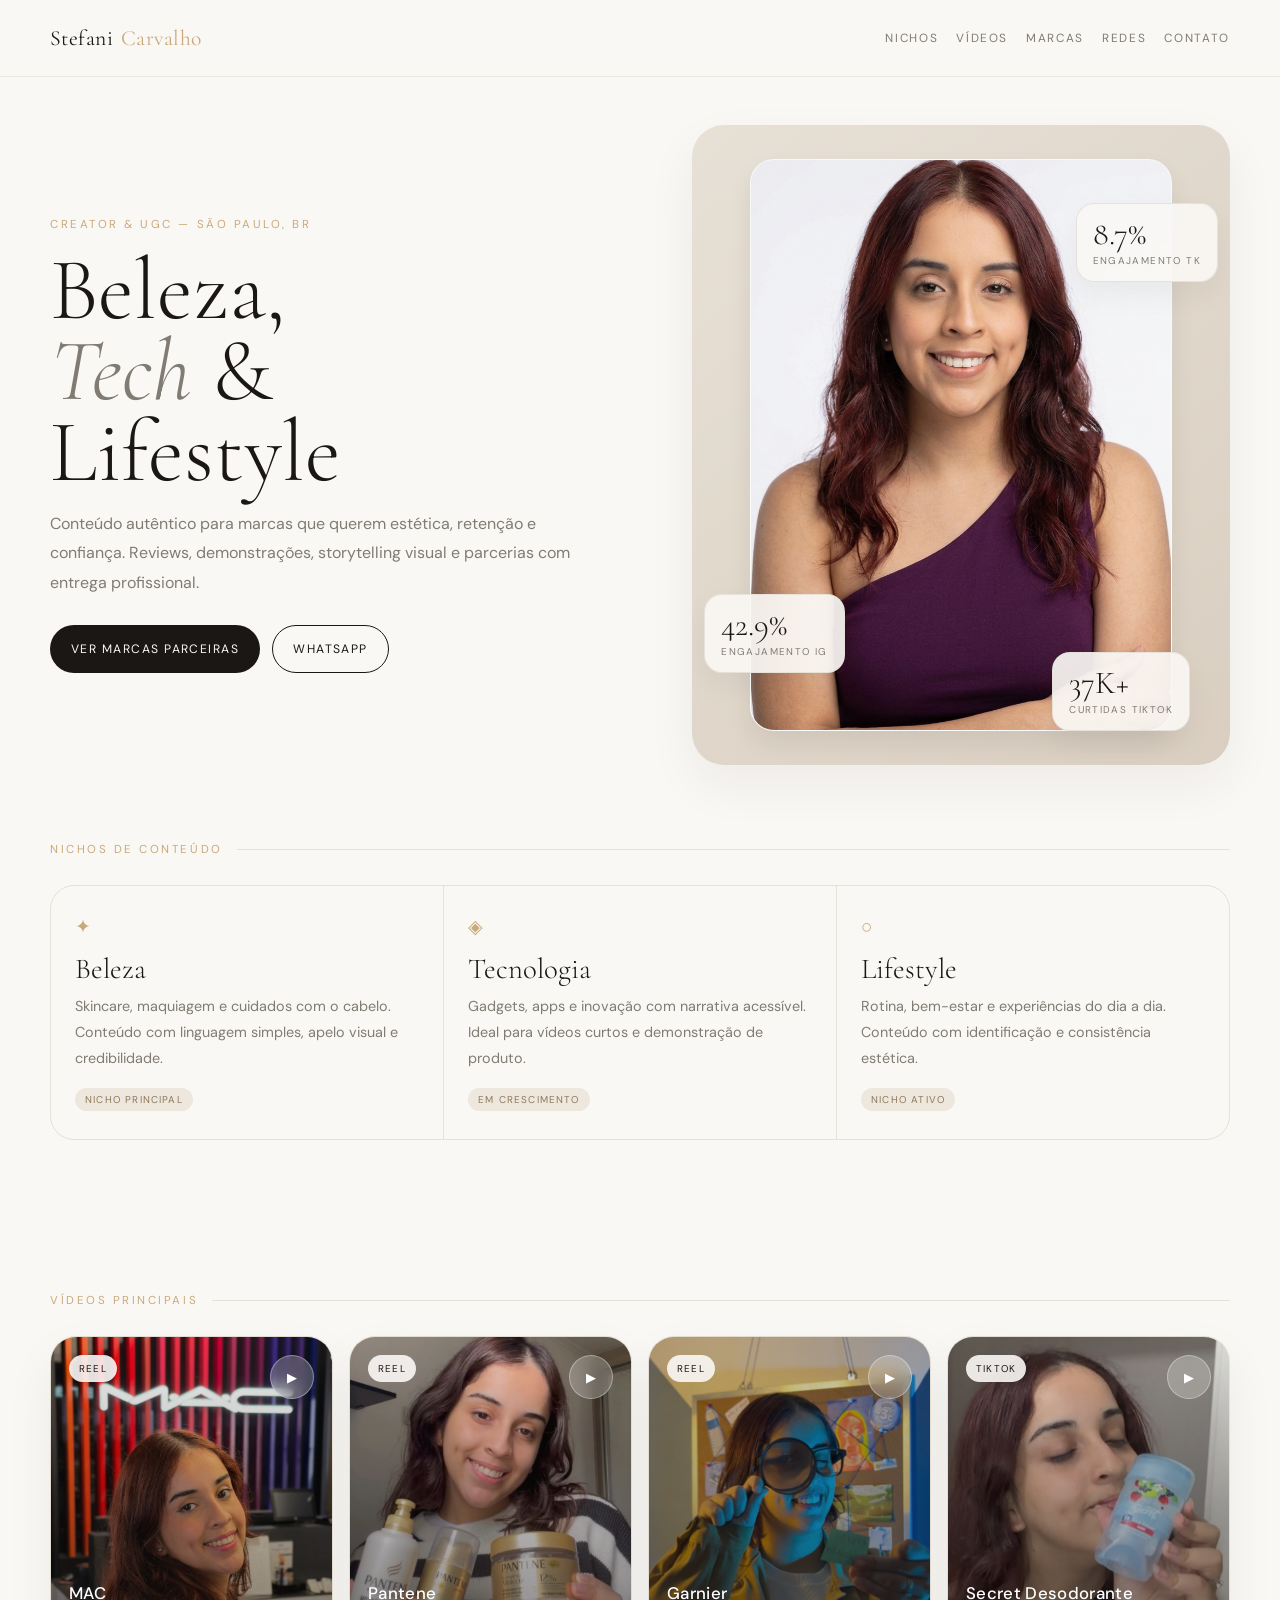
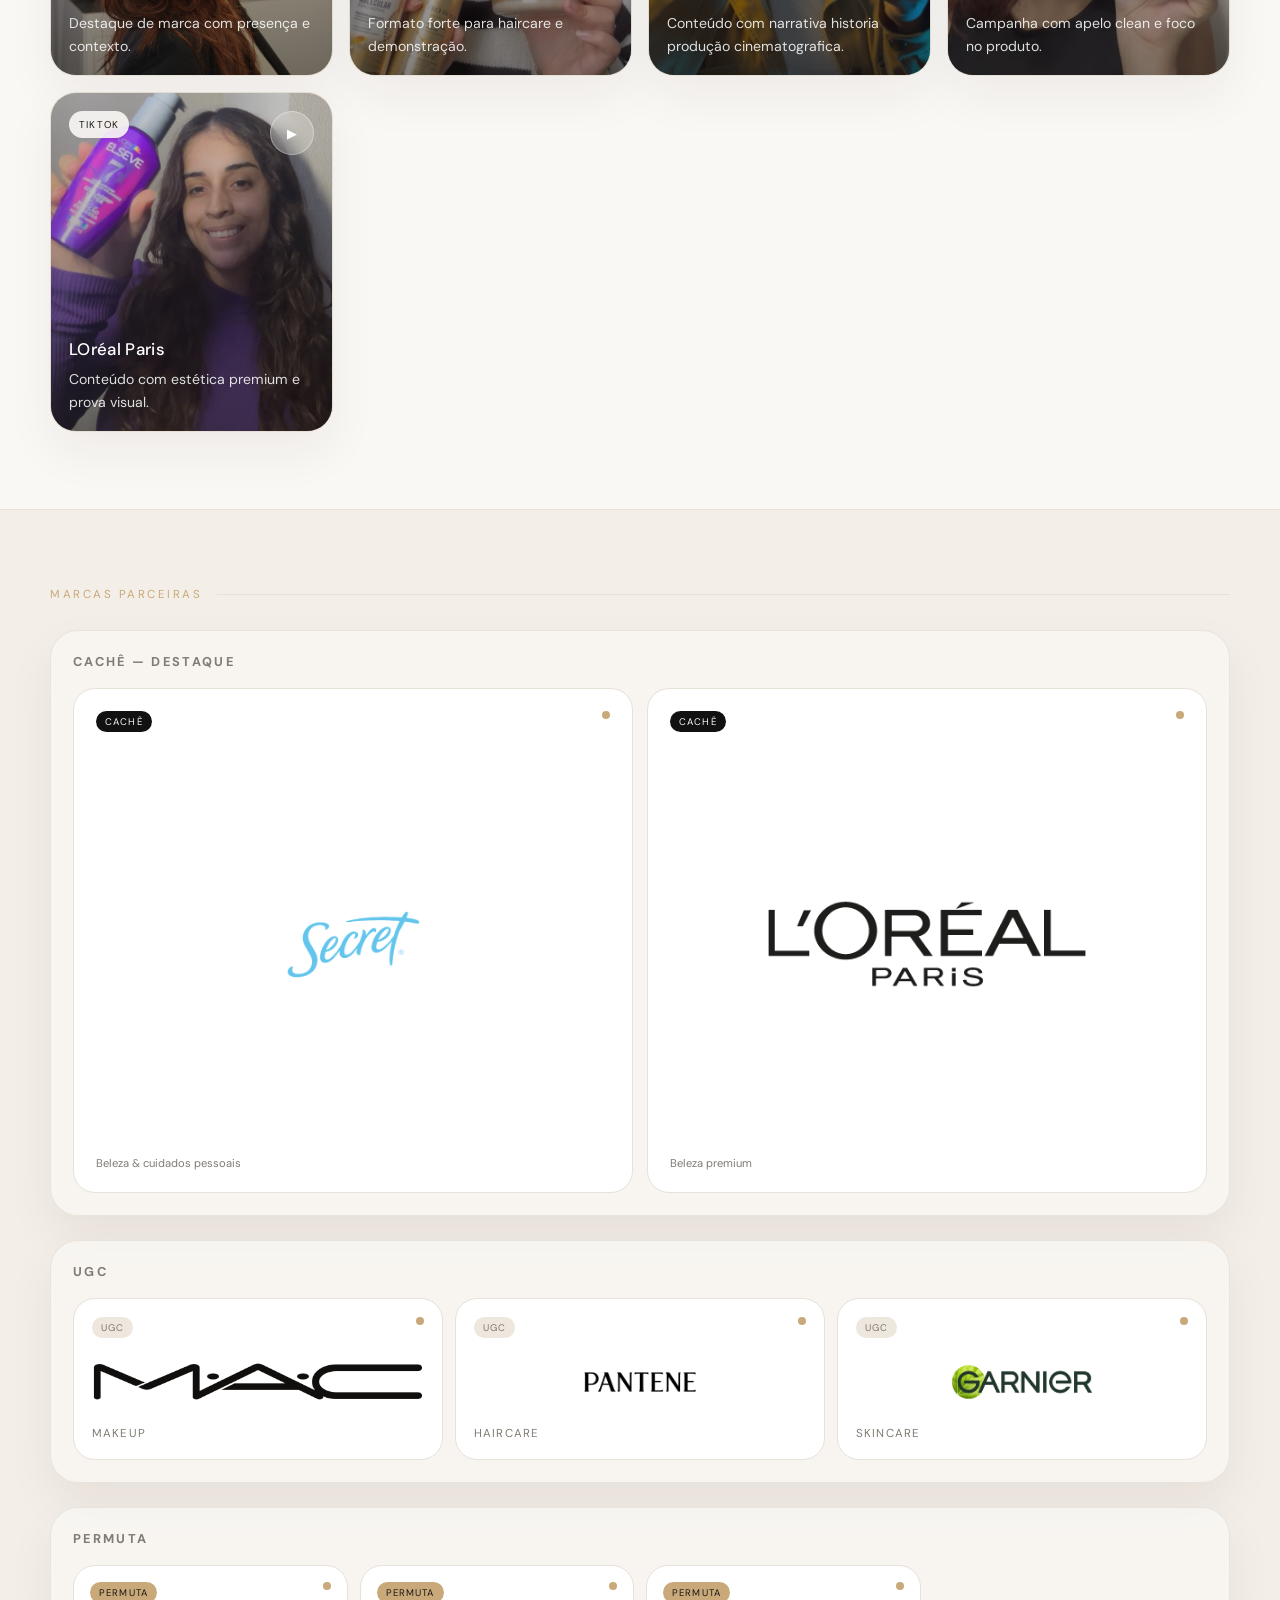
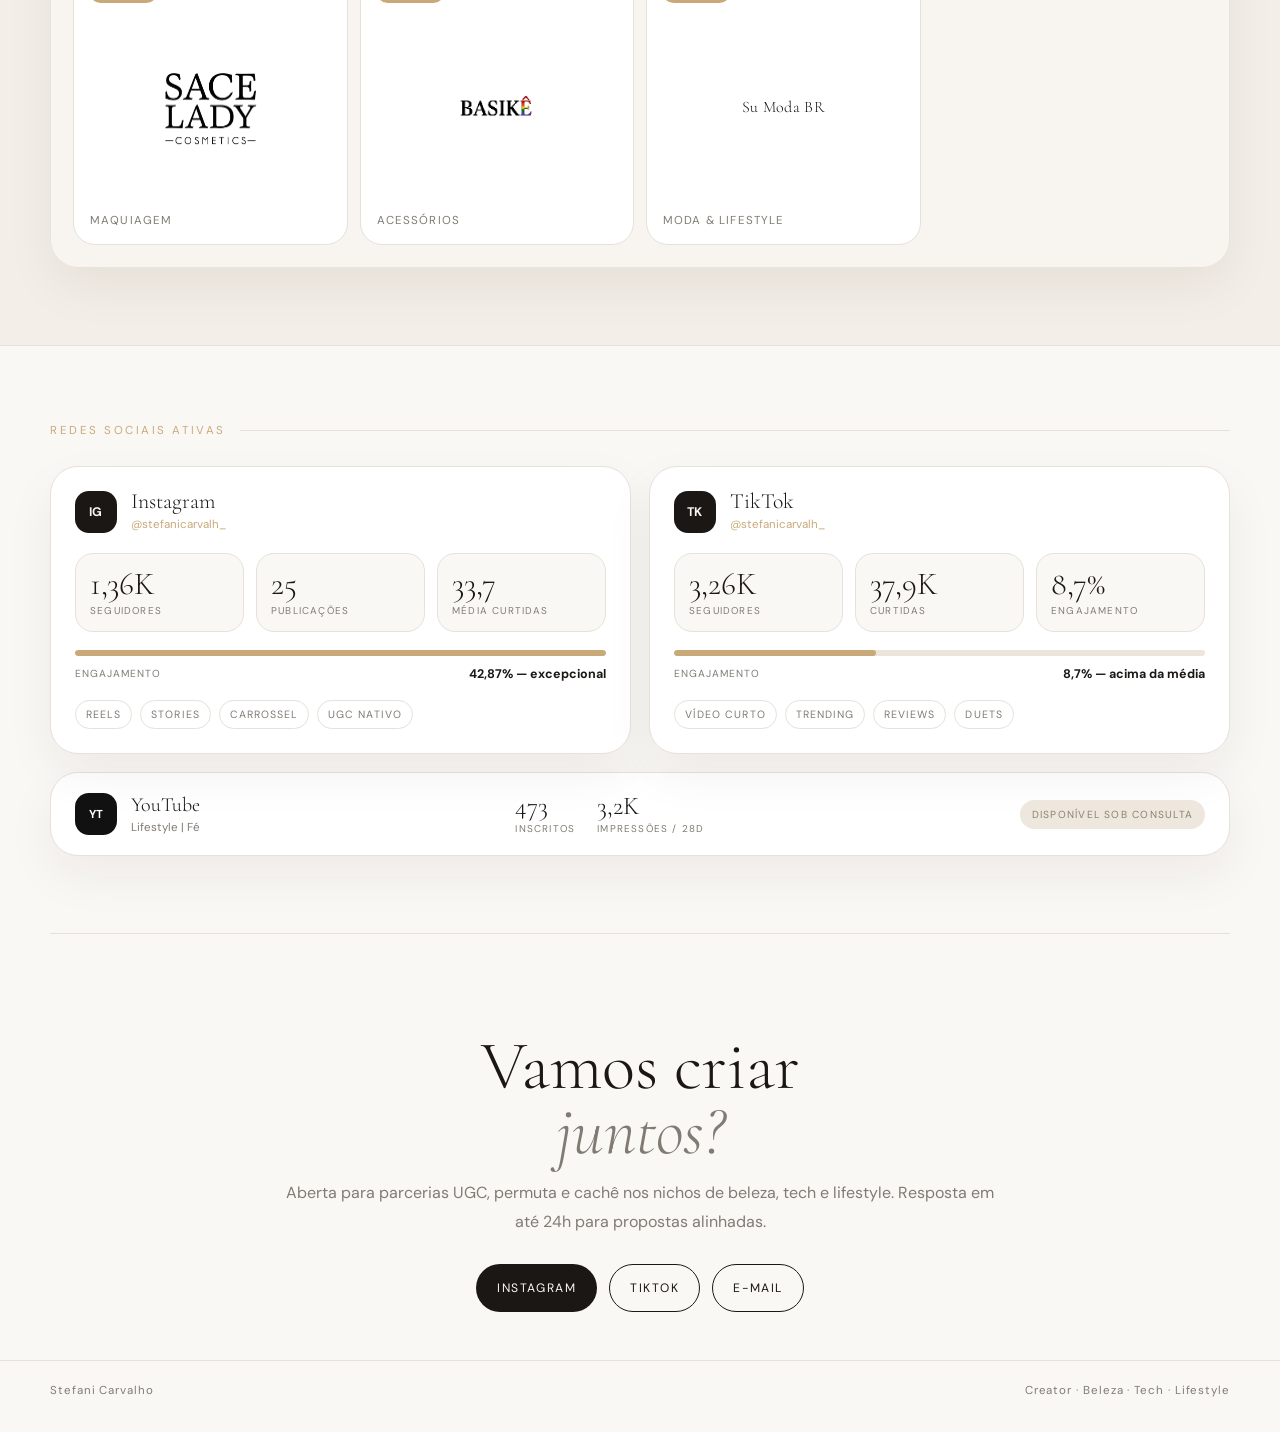
<file: index.html>
<!DOCTYPE html>
<html lang="pt-BR">
<head>
<meta charset="UTF-8">
<meta name="viewport" content="width=device-width, initial-scale=1.0">
<meta name="theme-color" content="#FAF8F5">
<title>Stefani Carvalho — Portfolio</title>
<link href="https://fonts.googleapis.com/css2?family=Cormorant+Garamond:ital,wght@0,300;0,400;0,500;1,300&family=DM+Sans:wght@300;400;500;700&display=swap" rel="stylesheet">
<link rel="stylesheet" href="../css/style.css">
</head>
<body>
<header class="nav"><div class="nav-inner"><div class="logo">Stefani <span>Carvalho</span></div><nav class="nav-links" aria-label="Menu principal"><a href="#nichos">Nichos</a><a href="#videos">Vídeos</a><a href="#marcas">Marcas</a><a href="#redes">Redes</a><a href="#contato">Contato</a></nav></div></header>
<main>
  <section class="hero container">
    <div class="hero-copy">
      <div class="eyebrow">Creator & UGC — São Paulo, BR</div>
      <h1>Beleza,<br><em>Tech</em> &<br>Lifestyle</h1>
      <p>Conteúdo autêntico para marcas que querem estética, retenção e confiança. Reviews, demonstrações, storytelling visual e parcerias com entrega profissional.</p>
      <div class="hero-actions"><a class="btn btn-primary" href="#marcas">Ver marcas parceiras</a><a class="btn btn-outline" href="https://wa.me/5511943999701" target="_blank" rel="noreferrer">WhatsApp</a></div>
    </div>
    <div class="hero-visual" aria-label="Visual de destaque do portfolio">
      <div class="hero-grid">
        <figure class="hero-tile main"><img src="../assets/profile.PNG" alt="Stefani foto profissional"></figure>
      </div>
      <div class="stat a"><strong>42.9%</strong><span>Engajamento IG</span></div>
      <div class="stat b"><strong>8.7%</strong><span>Engajamento TK</span></div>
      <div class="stat c"><strong>37K+</strong><span>Curtidas TikTok</span></div>
    </div>
  </section>
  <section id="nichos" class="section container"><div class="label">Nichos de conteúdo</div><div class="grid-3"><article class="card"><div class="icon">✦</div><h3>Beleza</h3><p>Skincare, maquiagem e cuidados com o cabelo. Conteúdo com linguagem simples, apelo visual e credibilidade.</p><span class="badge">Nicho principal</span></article><article class="card"><div class="icon">◈</div><h3>Tecnologia</h3><p>Gadgets, apps e inovação com narrativa acessível. Ideal para vídeos curtos e demonstração de produto.</p><span class="badge">Em crescimento</span></article><article class="card"><div class="icon">○</div><h3>Lifestyle</h3><p>Rotina, bem-estar e experiências do dia a dia. Conteúdo com identificação e consistência estética.</p><span class="badge">Nicho ativo</span></article></div></section>
  <section id="videos" class="section container"><div class="label">Vídeos principais</div><div class="video-strip">
      <a class="video-card" href="https://www.instagram.com/reel/DYsLfLsJGyw/?utm_source=ig_web_button_share_sheet&igsh=MzRlODBiNWFlZA==" target="_blank" rel="noreferrer"><img src="../assets/photo-mac-store.jpg" alt="Thumbnail de MAC"><div class="video-tag">Reel</div><div class="play">▶</div><div class="content"><h4>MAC</h4><p>Destaque de marca com presença e contexto.</p></div></a>
      <a class="video-card" href="https://www.instagram.com/reel/DT6fc8AjtKD/?utm_source=ig_web_copy_link&igsh=MzRlODBiNWFlZA==" target="_blank" rel="noreferrer"><img src="../assets/photo-pantene.jpg" alt="Thumbnail de Pantene"><div class="video-tag">Reel</div><div class="play">▶</div><div class="content"><h4>Pantene</h4><p>Formato forte para haircare e demonstração.</p></div></a>
      <a class="video-card" href="https://www.instagram.com/reel/DZYaNGkJZJ6/?utm_source=ig_web_button_share_sheet&igsh=MzRlODBiNWFlZA==" target="_blank" rel="noreferrer"><img src="../assets/photo-garnier-toque-seco.JPEG" alt="Thumbnail do novo vídeo do Instagram"><div class="video-tag">Reel</div><div class="play">▶</div><div class="content"><h4>Garnier</h4><p>Conteúdo com narrativa historia produção cinematografica.</p></div></a>
      <a class="video-card" href="https://www.tiktok.com/@stefanicarvalh_/video/7643970516360924424?is_from_webapp=1&sender_device=pc&web_id=7561083606363407928" target="_blank" rel="noreferrer"><img src="../assets/secret-desod.png" alt="Thumbnail de Secret Desodorante"><div class="video-tag">TikTok</div><div class="play">▶</div><div class="content"><h4>Secret Desodorante</h4><p>Campanha com apelo clean e foco no produto.</p></div></a>
      <a class="video-card" href="https://www.tiktok.com/@stefanicarvalh_/video/7616492732344995092?is_from_webapp=1&sender_device=pc&web_id=7561083606363407928" target="_blank" rel="noreferrer"><img src="../assets/elseve-colageno.png" alt="Thumbnail de LOréal Paris"><div class="video-tag">TikTok</div><div class="play">▶</div><div class="content"><h4>LOréal Paris</h4><p>Conteúdo com estética premium e prova visual.</p></div></a>
    </div></section>
  <section id="marcas" class="section brands-wrap"><div class="container"><div class="label">Marcas parceiras</div><div class="brand-groups">
    <div class="brand-group"><div class="brand-head"><h3>Cachê — destaque</h3></div><div class="brand-grid big">
      <article class="brand-card big"><div class="brand-top"><span class="brand-type type-cache">Cachê</span><span class="dot"></span></div><div class="brand-logo big"><img src="../assets/secret.png" alt="Secret Desodorante"></div><div class="brand-foot"><span>Beleza & cuidados pessoais</span></div></article>
      <article class="brand-card big"><div class="brand-top"><span class="brand-type type-cache">Cachê</span><span class="dot"></span></div><div class="brand-logo big"><img src="../assets/loreal.png" alt="L'Oréal Paris"></div><div class="brand-foot"><span>Beleza premium</span></div></article>
    </div></div>
    <div class="brand-group"><div class="brand-head"><h3>UGC</h3></div><div class="brand-grid medium">
      <article class="brand-card medium"><div class="brand-top"><span class="brand-type type-ugc">UGC</span><span class="dot"></span></div><div class="brand-logo medium"><img src="../assets/mac.png" alt="MAC"></div><div class="brand-sub">Makeup</div></article>
      <article class="brand-card medium"><div class="brand-top"><span class="brand-type type-ugc">UGC</span><span class="dot"></span></div><div class="brand-logo medium"><img src="../assets/pantene.png" alt="Pantene"></div><div class="brand-sub">Haircare</div></article>
      <article class="brand-card medium"><div class="brand-top"><span class="brand-type type-ugc">UGC</span><span class="dot"></span></div><div class="brand-logo medium"><img src="../assets/garnier.png" alt="Garnier"></div><div class="brand-sub">Skincare</div></article>
    </div></div>
    <div class="brand-group"><div class="brand-head"><h3>Permuta</h3></div><div class="brand-grid small">
      <article class="brand-card small"><div class="brand-top"><span class="brand-type type-permuta">Permuta</span><span class="dot"></span></div><div class="brand-logo small"><img src="../assets/sace-lady.png" alt="SACE LADY"></div><div class="brand-sub">Maquiagem</div></article>
      <article class="brand-card small"><div class="brand-top"><span class="brand-type type-permuta">Permuta</span><span class="dot"></span></div><div class="brand-logo small"><img src="../assets/basike.png" alt="Basike Oficial"></div><div class="brand-sub">Acessórios</div></article>
      <article class="brand-card small"><div class="brand-top"><span class="brand-type type-permuta">Permuta</span><span class="dot"></span></div><div class="brand-word small">Su Moda BR</div><div class="brand-sub">Moda & lifestyle</div></article>
    </div></div>
  </div></div></section>
  <section id="redes" class="section container"><div class="label">Redes sociais ativas</div><div class="socials"><article class="social-card"><div class="social-top"><div class="social-icon">IG</div><div><div class="social-name">Instagram</div><div class="social-handle">@stefanicarvalh_</div></div></div><div class="metrics"><div class="metric"><strong>1,36K</strong><span>Seguidores</span></div><div class="metric"><strong>25</strong><span>Publicações</span></div><div class="metric"><strong>33,7</strong><span>Média curtidas</span></div></div><div class="bar"><div class="fill" style="width:100%"></div></div><div class="bar-row"><span>Engajamento</span><strong>42,87% — excepcional</strong></div><div class="tags"><span class="tag">Reels</span><span class="tag">Stories</span><span class="tag">Carrossel</span><span class="tag">UGC nativo</span></div></article><article class="social-card"><div class="social-top"><div class="social-icon">TK</div><div><div class="social-name">TikTok</div><div class="social-handle">@stefanicarvalh_</div></div></div><div class="metrics"><div class="metric"><strong>3,26K</strong><span>Seguidores</span></div><div class="metric"><strong>37,9K</strong><span>Curtidas</span></div><div class="metric"><strong>8,7%</strong><span>Engajamento</span></div></div><div class="bar"><div class="fill" style="width:38%"></div></div><div class="bar-row"><span>Engajamento</span><strong>8,7% — acima da média</strong></div><div class="tags"><span class="tag">Vídeo curto</span><span class="tag">Trending</span><span class="tag">Reviews</span><span class="tag">Duets</span></div></article></div><div class="youtube"><div class="youtube-left"><div class="yt-box">YT</div><div><h4>YouTube</h4><p>Lifestyle | Fé</p></div></div><div class="youtube-metrics"><div><strong>473</strong><span>Inscritos</span></div><div><strong>3,2K</strong><span>Impressões / 28d</span></div></div><div class="pill">Disponível sob consulta</div></div></section>
  <section id="contato" class="cta container"><h2>Vamos criar<br><em>juntos?</em></h2><p>Aberta para parcerias UGC, permuta e cachê nos nichos de beleza, tech e lifestyle. Resposta em até 24h para propostas alinhadas.</p><div class="cta-links"><a class="btn btn-primary" href="https://www.instagram.com/stefanicarvalh_/" target="_blank" rel="noreferrer">Instagram</a><a class="btn btn-outline" href="https://www.tiktok.com/@stefanicarvalh_" target="_blank" rel="noreferrer">TikTok</a><a class="btn btn-outline" href="mailto:stefanibeatrizcv@gmail.com">E-mail</a></div></section>
</main>
<footer class="footer"><div class="container footer-inner"><div>Stefani Carvalho</div><div>Creator · Beleza · Tech · Lifestyle</div></div></footer>
</body>
</html>
</file>
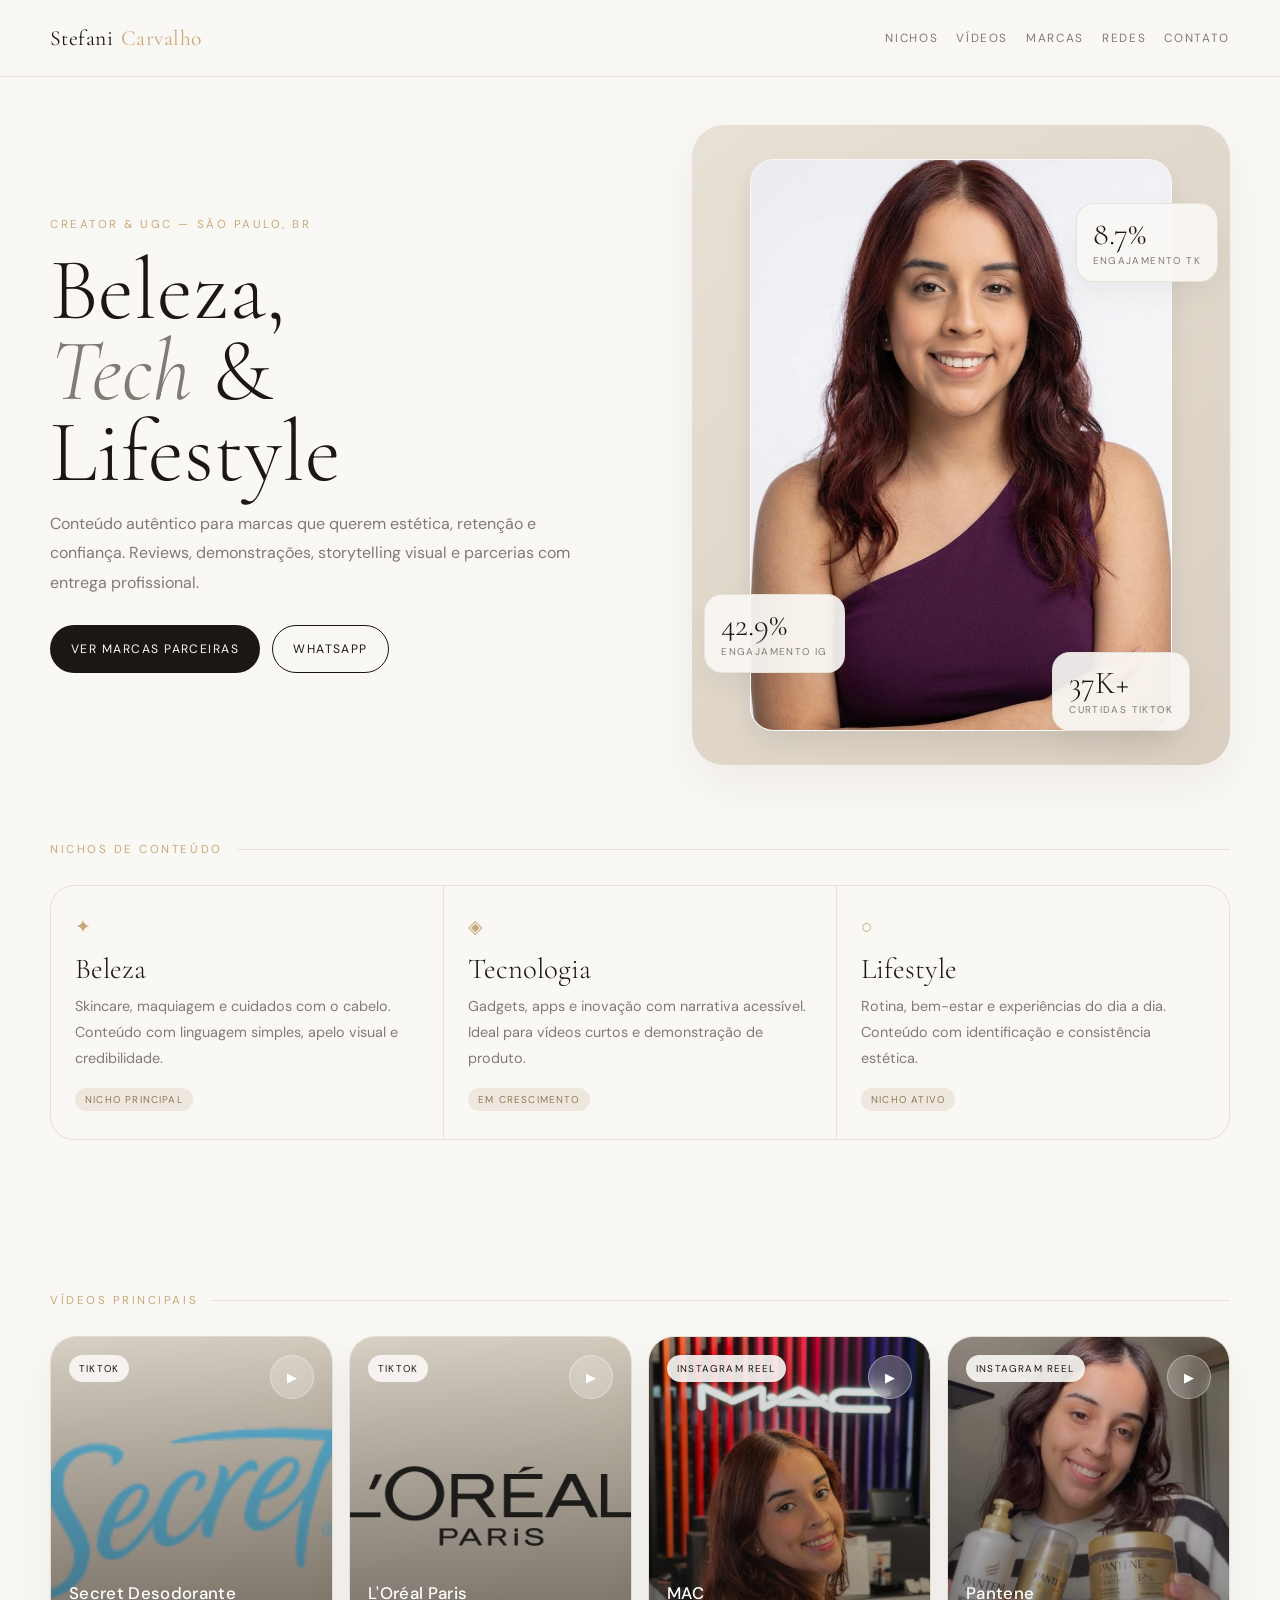
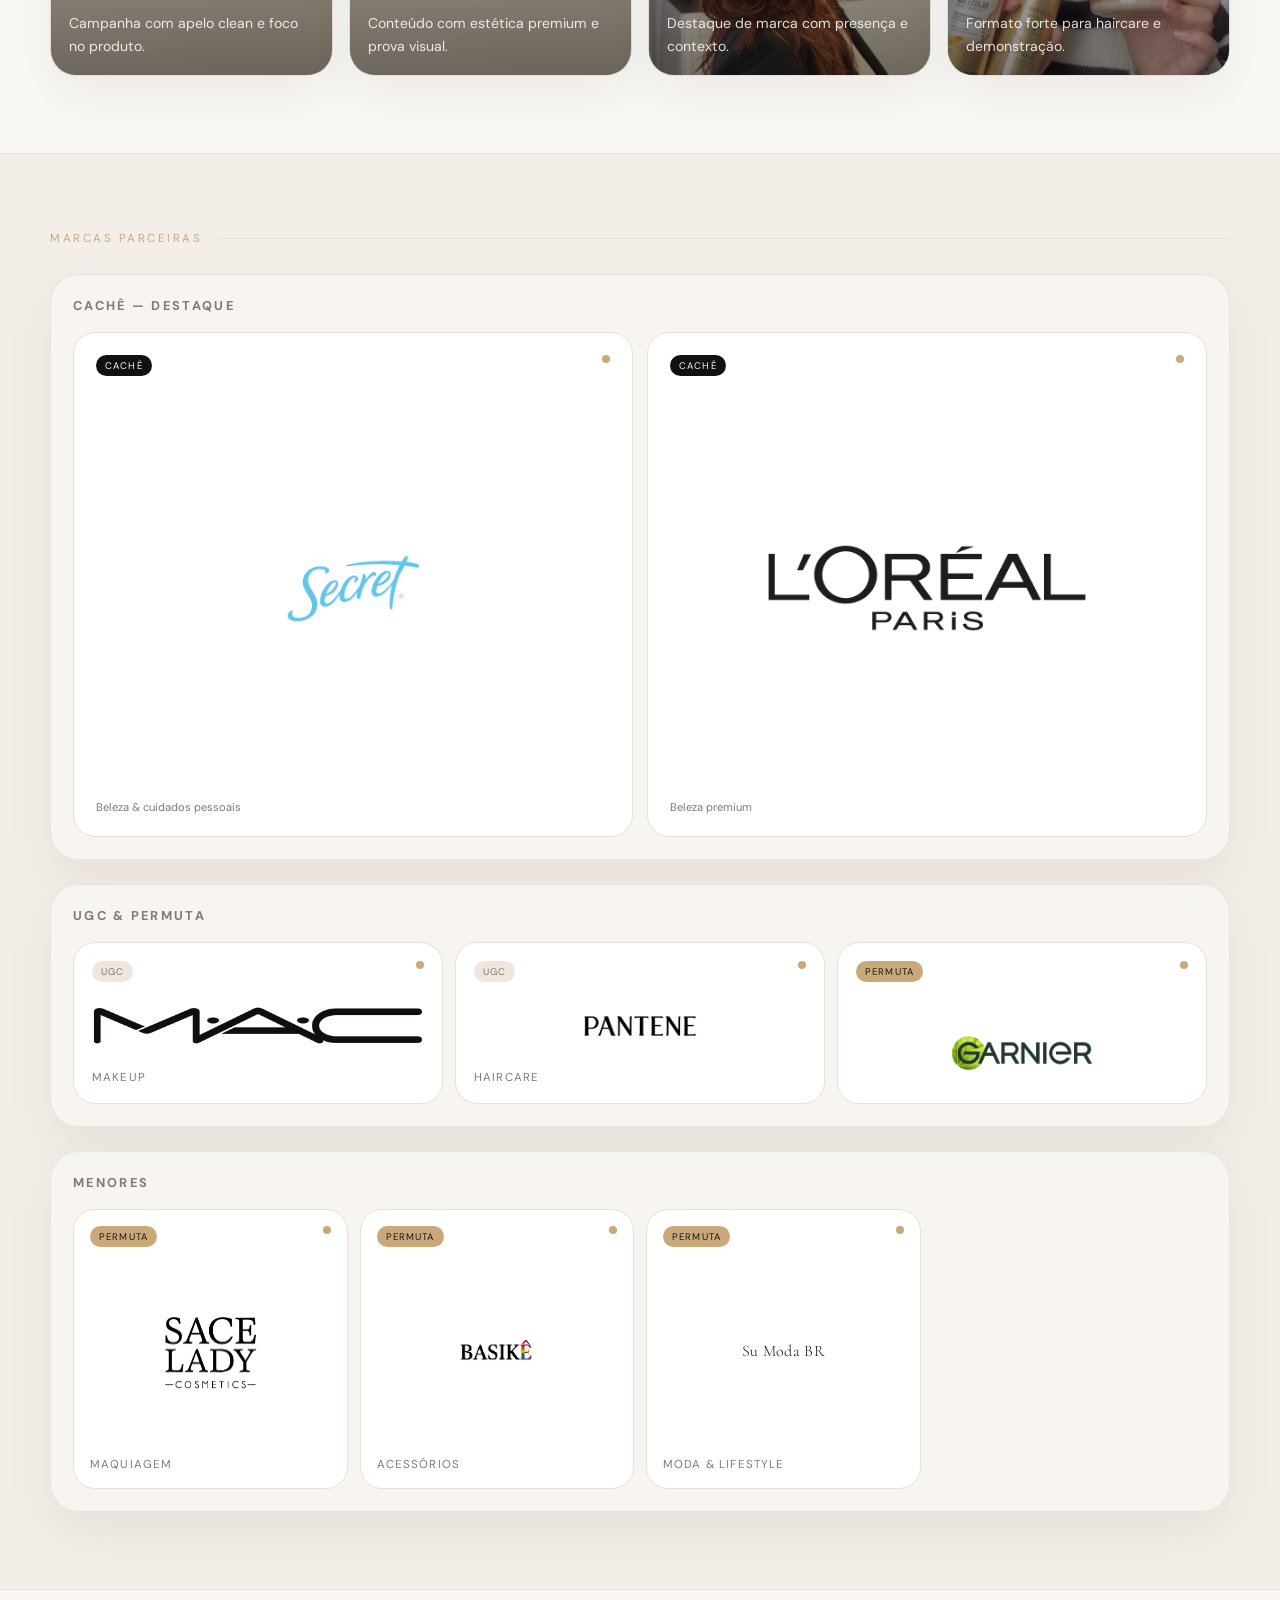
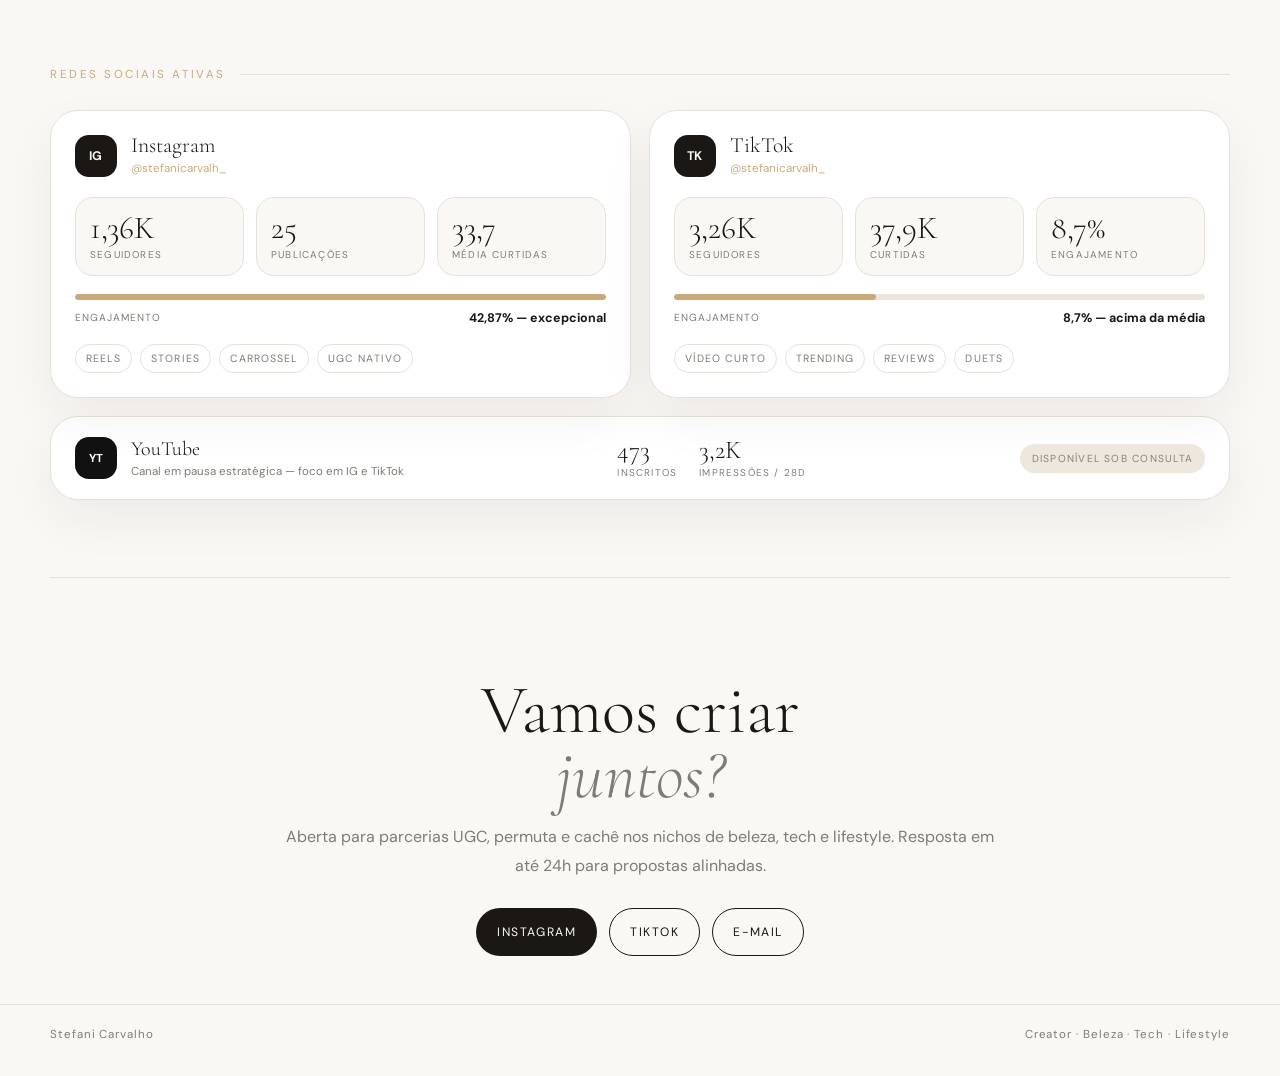
<file: html/index.html>
﻿<!DOCTYPE html>
<html lang="pt-BR">
<head>
<meta charset="UTF-8">
<meta name="viewport" content="width=device-width, initial-scale=1.0">
<meta name="theme-color" content="#FAF8F5">
<title>Stefani Carvalho — Portfolio</title>
<link href="https://fonts.googleapis.com/css2?family=Cormorant+Garamond:ital,wght@0,300;0,400;0,500;1,300&family=DM+Sans:wght@300;400;500;700&display=swap" rel="stylesheet">
<link rel="stylesheet" href="../css/style.css">
</head>
<body>
<header class="nav"><div class="nav-inner"><div class="logo">Stefani <span>Carvalho</span></div><nav class="nav-links" aria-label="Menu principal"><a href="#nichos">Nichos</a><a href="#videos">Vídeos</a><a href="#marcas">Marcas</a><a href="#redes">Redes</a><a href="#contato">Contato</a></nav></div></header>
<main>
  <section class="hero container">
    <div class="hero-copy">
      <div class="eyebrow">Creator & UGC — São Paulo, BR</div>
      <h1>Beleza,<br><em>Tech</em> &<br>Lifestyle</h1>
      <p>Conteúdo autêntico para marcas que querem estética, retenção e confiança. Reviews, demonstrações, storytelling visual e parcerias com entrega profissional.</p>
      <div class="hero-actions"><a class="btn btn-primary" href="#marcas">Ver marcas parceiras</a><a class="btn btn-outline" href="https://wa.me/5511943999701" target="_blank" rel="noreferrer">WhatsApp</a></div>
    </div>
    <div class="hero-visual" aria-label="Visual de destaque do portfolio">
      <div class="hero-grid">
        <figure class="hero-tile main"><img src="../assets/profile.PNG" alt="Stefani foto profissional"></figure>
      </div>
      <div class="stat a"><strong>42.9%</strong><span>Engajamento IG</span></div>
      <div class="stat b"><strong>8.7%</strong><span>Engajamento TK</span></div>
      <div class="stat c"><strong>37K+</strong><span>Curtidas TikTok</span></div>
    </div>
  </section>
  <section id="nichos" class="section container"><div class="label">Nichos de conteúdo</div><div class="grid-3"><article class="card"><div class="icon">✦</div><h3>Beleza</h3><p>Skincare, maquiagem e cuidados com o cabelo. Conteúdo com linguagem simples, apelo visual e credibilidade.</p><span class="badge">Nicho principal</span></article><article class="card"><div class="icon">◈</div><h3>Tecnologia</h3><p>Gadgets, apps e inovação com narrativa acessível. Ideal para vídeos curtos e demonstração de produto.</p><span class="badge">Em crescimento</span></article><article class="card"><div class="icon">○</div><h3>Lifestyle</h3><p>Rotina, bem-estar e experiências do dia a dia. Conteúdo com identificação e consistência estética.</p><span class="badge">Nicho ativo</span></article></div></section>
  <section id="videos" class="section container"><div class="label">Vídeos principais</div><div class="video-strip">
      <a class="video-card" href="https://www.tiktok.com/@stefanicarvalh_/video/7643970516360924424?is_from_webapp=1&sender_device=pc&web_id=7561083606363407928" target="_blank" rel="noreferrer"><img src="../assets/secret.png" alt="Thumbnail de Secret Desodorante"><div class="video-tag">TikTok</div><div class="play">▶</div><div class="content"><h4>Secret Desodorante</h4><p>Campanha com apelo clean e foco no produto.</p></div></a>
      <a class="video-card" href="https://www.tiktok.com/@stefanicarvalh_/video/7616492732344995092?is_from_webapp=1&sender_device=pc&web_id=7561083606363407928" target="_blank" rel="noreferrer"><img src="../assets/loreal.png" alt="Thumbnail de L&#x27;Oréal Paris"><div class="video-tag">TikTok</div><div class="play">▶</div><div class="content"><h4>L&#x27;Oréal Paris</h4><p>Conteúdo com estética premium e prova visual.</p></div></a>
      <a class="video-card" href="https://www.instagram.com/reel/DYsLfLsJGyw/?utm_source=ig_web_button_share_sheet&igsh=MzRlODBiNWFlZA==" target="_blank" rel="noreferrer"><img src="../assets/photo-mac-store.jpg" alt="Thumbnail de MAC"><div class="video-tag">Instagram Reel</div><div class="play">▶</div><div class="content"><h4>MAC</h4><p>Destaque de marca com presença e contexto.</p></div></a>
      <a class="video-card" href="https://www.instagram.com/reel/DT6fc8AjtKD/?utm_source=ig_web_copy_link&igsh=MzRlODBiNWFlZA==" target="_blank" rel="noreferrer"><img src="../assets/photo-pantene.jpg" alt="Thumbnail de Pantene"><div class="video-tag">Instagram Reel</div><div class="play">▶</div><div class="content"><h4>Pantene</h4><p>Formato forte para haircare e demonstração.</p></div></a>
    </div></section>
  <section id="marcas" class="section brands-wrap"><div class="container"><div class="label">Marcas parceiras</div><div class="brand-groups">
    <div class="brand-group"><div class="brand-head"><h3>Cachê — destaque</h3></div><div class="brand-grid big">
      <article class="brand-card big"><div class="brand-top"><span class="brand-type type-cache">Cachê</span><span class="dot"></span></div><div class="brand-logo big"><img src="../assets/secret.png" alt="Secret Desodorante"></div><div class="brand-foot"><span>Beleza & cuidados pessoais</span></div></article>
      <article class="brand-card big"><div class="brand-top"><span class="brand-type type-cache">Cachê</span><span class="dot"></span></div><div class="brand-logo big"><img src="../assets/loreal.png" alt="L'Oréal Paris"></div><div class="brand-foot"><span>Beleza premium</span></div></article>
    </div></div>
    <div class="brand-group"><div class="brand-head"><h3>UGC & permuta</h3></div><div class="brand-grid medium">
      <article class="brand-card medium"><div class="brand-top"><span class="brand-type type-ugc">UGC</span><span class="dot"></span></div><div class="brand-logo medium"><img src="../assets/mac.png" alt="MAC"></div><div class="brand-sub">Makeup</div></article>
      <article class="brand-card medium"><div class="brand-top"><span class="brand-type type-ugc">UGC</span><span class="dot"></span></div><div class="brand-logo medium"><img src="../assets/pantene.png" alt="Pantene"></div><div class="brand-sub">Haircare</div></article>
      <article class="brand-card medium"><div class="brand-top"><span class="brand-type type-permuta">Permuta</span><span class="dot"></span></div><div class="brand-logo medium"><img src="../assets/garnier.png" alt="Garnier"></div></article>
    </div></div>
    <div class="brand-group"><div class="brand-head"><h3>Menores</h3></div><div class="brand-grid small">
      <article class="brand-card small"><div class="brand-top"><span class="brand-type type-permuta">Permuta</span><span class="dot"></span></div><div class="brand-logo small"><img src="../assets/sace-lady.png" alt="SACE LADY"></div><div class="brand-sub">Maquiagem</div></article>
      <article class="brand-card small"><div class="brand-top"><span class="brand-type type-permuta">Permuta</span><span class="dot"></span></div><div class="brand-logo small"><img src="../assets/basike.png" alt="Basike Oficial"></div><div class="brand-sub">Acessórios</div></article>
      <article class="brand-card small"><div class="brand-top"><span class="brand-type type-permuta">Permuta</span><span class="dot"></span></div><div class="brand-word small">Su Moda BR</div><div class="brand-sub">Moda & lifestyle</div></article>
    </div></div>
  </div></div></section>
  <section id="redes" class="section container"><div class="label">Redes sociais ativas</div><div class="socials"><article class="social-card"><div class="social-top"><div class="social-icon">IG</div><div><div class="social-name">Instagram</div><div class="social-handle">@stefanicarvalh_</div></div></div><div class="metrics"><div class="metric"><strong>1,36K</strong><span>Seguidores</span></div><div class="metric"><strong>25</strong><span>Publicações</span></div><div class="metric"><strong>33,7</strong><span>Média curtidas</span></div></div><div class="bar"><div class="fill" style="width:100%"></div></div><div class="bar-row"><span>Engajamento</span><strong>42,87% — excepcional</strong></div><div class="tags"><span class="tag">Reels</span><span class="tag">Stories</span><span class="tag">Carrossel</span><span class="tag">UGC nativo</span></div></article><article class="social-card"><div class="social-top"><div class="social-icon">TK</div><div><div class="social-name">TikTok</div><div class="social-handle">@stefanicarvalh_</div></div></div><div class="metrics"><div class="metric"><strong>3,26K</strong><span>Seguidores</span></div><div class="metric"><strong>37,9K</strong><span>Curtidas</span></div><div class="metric"><strong>8,7%</strong><span>Engajamento</span></div></div><div class="bar"><div class="fill" style="width:38%"></div></div><div class="bar-row"><span>Engajamento</span><strong>8,7% — acima da média</strong></div><div class="tags"><span class="tag">Vídeo curto</span><span class="tag">Trending</span><span class="tag">Reviews</span><span class="tag">Duets</span></div></article></div><div class="youtube"><div class="youtube-left"><div class="yt-box">YT</div><div><h4>YouTube</h4><p>Canal em pausa estratégica — foco em IG e TikTok</p></div></div><div class="youtube-metrics"><div><strong>473</strong><span>Inscritos</span></div><div><strong>3,2K</strong><span>Impressões / 28d</span></div></div><div class="pill">Disponível sob consulta</div></div></section>
  <section id="contato" class="cta container"><h2>Vamos criar<br><em>juntos?</em></h2><p>Aberta para parcerias UGC, permuta e cachê nos nichos de beleza, tech e lifestyle. Resposta em até 24h para propostas alinhadas.</p><div class="cta-links"><a class="btn btn-primary" href="https://www.instagram.com/stefanicarvalh_/" target="_blank" rel="noreferrer">Instagram</a><a class="btn btn-outline" href="https://www.tiktok.com/@stefanicarvalh_" target="_blank" rel="noreferrer">TikTok</a><a class="btn btn-outline" href="mailto:stefanibeatrizcv@gmail.com">E-mail</a></div></section>
</main>
<footer class="footer"><div class="container footer-inner"><div>Stefani Carvalho</div><div>Creator · Beleza · Tech · Lifestyle</div></div></footer>
</body>
</html>
</file>
<file: css/style.css>
﻿
  :root{--cream:#FAF8F5;--cream-2:#F3EEE7;--ink:#1A1714;--muted:#807B73;--accent:#C9A97A;--line:#E6E1D9;--card:#FFFFFF;--shadow:0 20px 50px rgba(26,23,20,.06);--radius:24px;}
  *{box-sizing:border-box}
  html{scroll-behavior:smooth}
  body{margin:0;font-family:'DM Sans',sans-serif;background:var(--cream);color:var(--ink);overflow-x:hidden;-webkit-font-smoothing:antialiased;text-rendering:optimizeLegibility}
  img,video{max-width:100%;display:block}
  a{color:inherit}
  .container{width:min(1180px,calc(100% - 32px));margin:0 auto}
  .section{padding:clamp(56px,6vw,96px) 0}
  .label{display:flex;align-items:center;gap:14px;margin-bottom:28px;font-size:.72rem;letter-spacing:.22em;text-transform:uppercase;color:var(--accent)}
  .label::after{content:"";height:1px;flex:1;background:var(--line)}
  .nav{position:sticky;top:0;z-index:100;backdrop-filter:saturate(140%) blur(12px);background:rgba(250,248,245,.9);border-bottom:1px solid rgba(230,225,217,.8)}
  .nav-inner{width:min(1180px,calc(100% - 32px));margin:0 auto;min-height:76px;display:flex;align-items:center;justify-content:space-between;gap:18px}
  .logo{display:flex;align-items:baseline;gap:8px;font-family:'Cormorant Garamond',serif;font-size:1.35rem;letter-spacing:.02em}
  .logo span{color:var(--accent)}
  .nav-links{display:flex;flex-wrap:wrap;justify-content:flex-end;gap:18px}
  .nav-links a{font-size:.74rem;letter-spacing:.14em;text-transform:uppercase;text-decoration:none;color:var(--muted)}
  .nav-links a:hover{color:var(--ink)}
  .hero{width:min(1180px,calc(100% - 32px));margin:0 auto;padding:clamp(24px,4vw,48px) 0 0;display:grid;grid-template-columns:1.05fr .95fr;gap:clamp(24px,4vw,48px);align-items:stretch}
  .hero-copy{padding:clamp(20px,4vw,40px) 0;display:flex;flex-direction:column;justify-content:center}
  .eyebrow{font-size:.72rem;letter-spacing:.22em;text-transform:uppercase;color:var(--accent);margin-bottom:18px}
  .hero h1{margin:0 0 16px;font-family:'Cormorant Garamond',serif;font-weight:300;font-size:clamp(3rem,7vw,5.5rem);line-height:.92}
  .hero h1 em{font-style:italic;color:var(--muted)}
  .hero p{margin:0;max-width:520px;font-size:1rem;line-height:1.85;color:var(--muted)}
  .hero-actions{display:flex;flex-wrap:wrap;gap:12px;margin-top:28px}
  .btn{display:inline-flex;align-items:center;justify-content:center;gap:8px;min-height:48px;padding:0 20px;border-radius:999px;border:1px solid transparent;text-decoration:none;cursor:pointer;font-size:.76rem;letter-spacing:.12em;text-transform:uppercase;transition:.2s ease}
  .btn-primary{background:var(--ink);color:var(--cream)}
  .btn-primary:hover{transform:translateY(-1px);opacity:.92}
  .btn-outline{border-color:var(--ink);color:var(--ink);background:transparent}
  .btn-outline:hover{background:var(--ink);color:var(--cream)}
  .hero-visual{position:relative;min-height:640px;border-radius:32px;overflow:hidden;background:linear-gradient(145deg,#EEE7DC 0%,#DDD2C4 100%);box-shadow:var(--shadow)}
  .hero-grid{position:absolute;inset:18px;display:grid;grid-template-columns:1fr;grid-template-rows:1fr}
  .hero-tile{overflow:hidden;border-radius:24px;box-shadow:0 12px 24px rgba(26,23,20,.08);background:#fff;border:1px solid rgba(255,255,255,.35)}
  .hero-tile img{width:100%;height:100%;object-fit:cover}
  .hero-tile.main{grid-row:1;grid-column:1}
  .hero-tile.top{grid-column:2;grid-row:1}
  .hero-tile.bottom{grid-column:2;grid-row:2}
  .hero-visual::after{content:"";position:absolute;inset:0;background:linear-gradient(180deg,rgba(26,23,20,.03),rgba(26,23,20,.02));pointer-events:none}
  .stat{position:absolute;background:rgba(250,248,245,.92);border:1px solid rgba(230,225,217,.95);border-radius:18px;padding:14px 16px;box-shadow:0 12px 30px rgba(26,23,20,.05);min-width:132px;z-index:2}
  .stat strong{display:block;font-family:'Cormorant Garamond',serif;font-size:2rem;font-weight:300;line-height:1}
  .stat span{display:block;margin-top:4px;font-size:.62rem;letter-spacing:.14em;text-transform:uppercase;color:var(--muted)}
  .stat.a{left:12px;bottom:92px}.stat.b{right:12px;top:78px}.stat.c{right:40px;bottom:34px}
  .grid-3{display:grid;grid-template-columns:repeat(3,minmax(0,1fr));gap:1px;background:var(--line);border:1px solid var(--line);border-radius:var(--radius);overflow:hidden}
  .card{background:var(--cream);padding:28px 24px;min-height:220px;transition:transform .25s ease, background .25s ease}
  .card:hover{background:#efe8de;transform:translateY(-2px)}
  .icon{font-size:1.2rem;color:var(--accent);margin-bottom:12px}
  .card h3{margin:0 0 8px;font-family:'Cormorant Garamond',serif;font-size:1.8rem;font-weight:300}
  .card p{margin:0;color:var(--muted);line-height:1.8;font-size:.9rem}
  .badge{display:inline-flex;margin-top:16px;padding:5px 10px;border-radius:999px;background:#EDE7DE;color:#8E7859;font-size:.62rem;letter-spacing:.12em;text-transform:uppercase}
  .brands-wrap{background:var(--cream-2);border-top:1px solid var(--line);border-bottom:1px solid var(--line)}
  .brand-groups{display:grid;gap:24px}
  .brand-group{background:rgba(250,248,245,.72);border:1px solid rgba(230,225,217,.9);border-radius:28px;padding:22px;box-shadow:var(--shadow)}
  .brand-head{display:flex;justify-content:space-between;align-items:flex-end;gap:16px;margin-bottom:18px}
  .brand-head h3{margin:0;font-size:.8rem;letter-spacing:.18em;text-transform:uppercase;color:var(--muted)}
  .brand-head small{font-size:.72rem;color:var(--muted)}
  .brand-grid.big{display:grid;grid-template-columns:repeat(2,minmax(0,1fr));gap:14px}
  .brand-grid.medium{display:grid;grid-template-columns:repeat(3,minmax(0,1fr));gap:12px}
  .brand-grid.small{display:grid;grid-template-columns:repeat(4,minmax(0,1fr));gap:12px}
  .brand-card{border:1px solid var(--line);border-radius:22px;background:#fff;padding:18px;min-height:124px;display:flex;flex-direction:column;justify-content:space-between;gap:12px}
  .brand-card.big{min-height:180px;padding:22px}.brand-card.medium{min-height:150px;padding:18px}.brand-card.small{min-height:108px;padding:16px}
  .brand-top{display:flex;justify-content:space-between;align-items:flex-start;gap:10px}
  .brand-type{display:inline-flex;align-items:center;padding:4px 9px;border-radius:999px;font-size:.6rem;letter-spacing:.12em;text-transform:uppercase}
  .type-cache{background:#111;color:#faf8f5}.type-permuta{background:#c9a97a;color:#1a1714}.type-ugc{background:#ede7de;color:#7f776d}
  .brand-logo{display:flex;align-items:center;justify-content:center}
  .brand-logo img{max-width:100%;max-height:100%;object-fit:contain}
  .brand-logo.big img{max-height:90%}.brand-logo.medium img{max-height:64px}.brand-logo.small img{max-height:40%}
  .brand-word{font-family:'Cormorant Garamond',serif;font-weight:300;line-height:.95;letter-spacing:.02em;display:flex;align-items:center;justify-content:center;text-align:center}
  .brand-word.big{font-size:clamp(1.7rem,3vw,2.4rem);min-height:92px}.brand-word.medium{font-size:clamp(1.2rem,2vw,1.7rem);min-height:64px}.brand-word.small{font-size:1rem;min-height:42px}
  .brand-sub{font-size:.72rem;color:var(--muted);text-transform:uppercase;letter-spacing:.1em}
  .brand-foot{display:flex;justify-content:space-between;align-items:center;gap:10px;font-size:.7rem;color:var(--muted)}
  .dot{width:8px;height:8px;border-radius:999px;background:var(--accent);flex:0 0 auto}
  .video-strip{display:grid;grid-template-columns:repeat(4,minmax(0,1fr));gap:16px}
  .video-card{position:relative;overflow:hidden;border-radius:26px;background:linear-gradient(160deg,#e7dfd3 0%,#cfc1af 100%);min-height:340px;border:1px solid rgba(230,225,217,.8);box-shadow:var(--shadow);text-decoration:none;display:block}
  .video-card::before{content:"";position:absolute;inset:0;background:linear-gradient(180deg,rgba(26,23,20,.08),rgba(26,23,20,.55));z-index:1}
  .video-card img{position:absolute;inset:0;width:100%;height:100%;object-fit:cover}
  .video-card .content{position:absolute;inset:auto 0 0 0;padding:18px;color:#fff;z-index:2}
  .video-card .content h4{margin:0 0 8px;font-size:1.05rem;font-weight:500;letter-spacing:.02em}
  .video-card .content p{margin:0;color:rgba(255,255,255,.86);font-size:.88rem;line-height:1.6;max-width:30ch}
  .play{position:absolute;top:18px;right:18px;z-index:2;width:44px;height:44px;border-radius:999px;display:grid;place-items:center;background:rgba(250,248,245,.24);border:1px solid rgba(255,255,255,.35);color:#fff;font-size:.8rem;backdrop-filter:blur(8px)}
  .video-tag{position:absolute;left:18px;top:18px;z-index:2;padding:7px 10px;border-radius:999px;background:rgba(250,248,245,.9);color:#1a1714;font-size:.62rem;letter-spacing:.12em;text-transform:uppercase}
  .socials{display:grid;grid-template-columns:repeat(2,minmax(0,1fr));gap:18px}
  .social-card{background:var(--card);border:1px solid var(--line);border-radius:28px;padding:24px;box-shadow:var(--shadow)}
  .social-top{display:flex;align-items:center;gap:14px;margin-bottom:20px}
  .social-icon{width:42px;height:42px;border-radius:14px;background:var(--ink);color:var(--cream);display:grid;place-items:center;font-size:.78rem;font-weight:700;letter-spacing:.05em;flex:0 0 auto}
  .social-name{font-family:'Cormorant Garamond',serif;font-size:1.35rem;font-weight:300;line-height:1}
  .social-handle{margin-top:4px;font-size:.72rem;color:var(--accent)}
  .metrics{display:grid;grid-template-columns:repeat(3,minmax(0,1fr));gap:12px;margin-bottom:18px}
  .metric{padding:14px;border-radius:18px;background:#faf8f5;border:1px solid var(--line)}
  .metric strong{display:block;font-family:'Cormorant Garamond',serif;font-weight:300;font-size:2rem;line-height:1}
  .metric span{display:block;margin-top:4px;font-size:.62rem;letter-spacing:.12em;text-transform:uppercase;color:var(--muted)}
  .bar{height:6px;background:#ebe5db;border-radius:999px;overflow:hidden;margin-top:14px}.fill{height:100%;background:var(--accent);border-radius:999px}
  .bar-row{display:flex;justify-content:space-between;gap:16px;align-items:center;margin-top:10px}.bar-row span{font-size:.64rem;letter-spacing:.1em;text-transform:uppercase;color:var(--muted)}.bar-row strong{font-size:.78rem}
  .tags{display:flex;flex-wrap:wrap;gap:8px;margin-top:18px}.tag{padding:7px 10px;border:1px solid var(--line);border-radius:999px;font-size:.66rem;letter-spacing:.1em;text-transform:uppercase;color:var(--muted)}
  .youtube{margin-top:18px;padding:20px 24px;border-radius:28px;background:var(--card);border:1px solid var(--line);box-shadow:var(--shadow);display:flex;justify-content:space-between;align-items:center;gap:18px;flex-wrap:wrap}
  .youtube-left{display:flex;align-items:center;gap:14px}.yt-box{width:42px;height:42px;border-radius:14px;background:#111;color:#fff;display:grid;place-items:center;font-size:.72rem;font-weight:700}
  .youtube h4{margin:0;font-family:'Cormorant Garamond',serif;font-size:1.25rem;font-weight:300}.youtube p{margin:3px 0 0;color:var(--muted);font-size:.72rem}
  .youtube-metrics{display:flex;gap:22px;flex-wrap:wrap}.youtube-metrics strong{display:block;font-family:'Cormorant Garamond',serif;font-size:1.6rem;font-weight:300;line-height:1}.youtube-metrics span{display:block;margin-top:4px;font-size:.62rem;letter-spacing:.12em;text-transform:uppercase;color:var(--muted)}
  .pill{padding:8px 12px;border-radius:999px;background:#ede7de;color:#8d816e;font-size:.64rem;letter-spacing:.12em;text-transform:uppercase}
  .gallery-grid{display:grid;grid-template-columns:repeat(3,minmax(0,1fr));gap:16px}.gallery-card{overflow:hidden;border-radius:26px;background:#fff;border:1px solid var(--line);box-shadow:var(--shadow)}.gallery-card img{width:100%;height:360px;object-fit:cover}.gallery-caption{padding:16px 18px}.gallery-caption strong{display:block;margin-bottom:4px;font-size:1rem}.gallery-caption span{display:block;color:var(--muted);font-size:.84rem;line-height:1.6}
  .cta{text-align:center;padding:clamp(56px,8vw,100px) 0 48px;border-top:1px solid var(--line)}.cta h2{margin:0 0 14px;font-family:'Cormorant Garamond',serif;font-size:clamp(2.7rem,6vw,4.3rem);font-weight:300;line-height:.95}.cta h2 em{font-style:italic;color:var(--muted)}.cta p{margin:0 auto;max-width:720px;color:var(--muted);line-height:1.8}.cta-links{display:flex;justify-content:center;flex-wrap:wrap;gap:12px;margin:28px 0 0}.footer{border-top:1px solid var(--line);padding:22px 0 34px;color:var(--muted)}.footer-inner{display:flex;justify-content:space-between;gap:14px;flex-wrap:wrap;font-size:.72rem;letter-spacing:.08em}
  @media (max-width: 1100px){.video-strip{grid-template-columns:repeat(2,minmax(0,1fr))}.gallery-grid{grid-template-columns:repeat(2,minmax(0,1fr))}.brand-grid.big,.brand-grid.medium{grid-template-columns:repeat(2,minmax(0,1fr))}.brand-grid.small{grid-template-columns:repeat(3,minmax(0,1fr))}}
  @media (max-width: 1024px){.hero{grid-template-columns:1fr}.hero-visual{min-height:540px}.grid-3,.socials{grid-template-columns:1fr}}
  @media (max-width: 720px){.nav-inner{min-height:66px;align-items:flex-start;padding:14px 0 12px;flex-direction:column}.nav-links{justify-content:flex-start;gap:12px}.container,.hero{width:min(100% - 32px,1180px)}.section{padding:48px 0}.hero{padding-top:16px}.hero-copy{padding:12px 0 4px}.hero p{max-width:100%}.hero-visual{min-height:420px;border-radius:26px}.hero-grid{inset:12px}.hero-tile.main{grid-row:auto;grid-column:auto}.hero-tile.top,.hero-tile.bottom{grid-column:auto;grid-row:auto}.stat{min-width:110px;padding:12px 13px}.stat strong{font-size:1.6rem}.stat.a{left:10px;bottom:58px}.stat.b{right:10px;top:14px}.stat.c{right:10px;bottom:12px}.brand-grid.big,.brand-grid.medium,.brand-grid.small{grid-template-columns:1fr}.video-strip,.gallery-grid{grid-template-columns:1fr}.metrics{grid-template-columns:1fr}.youtube{align-items:flex-start}.social-card,.brand-group,.youtube{padding:18px}.btn{width:100%}.hero-actions,.cta-links{width:100%}}
</file>
